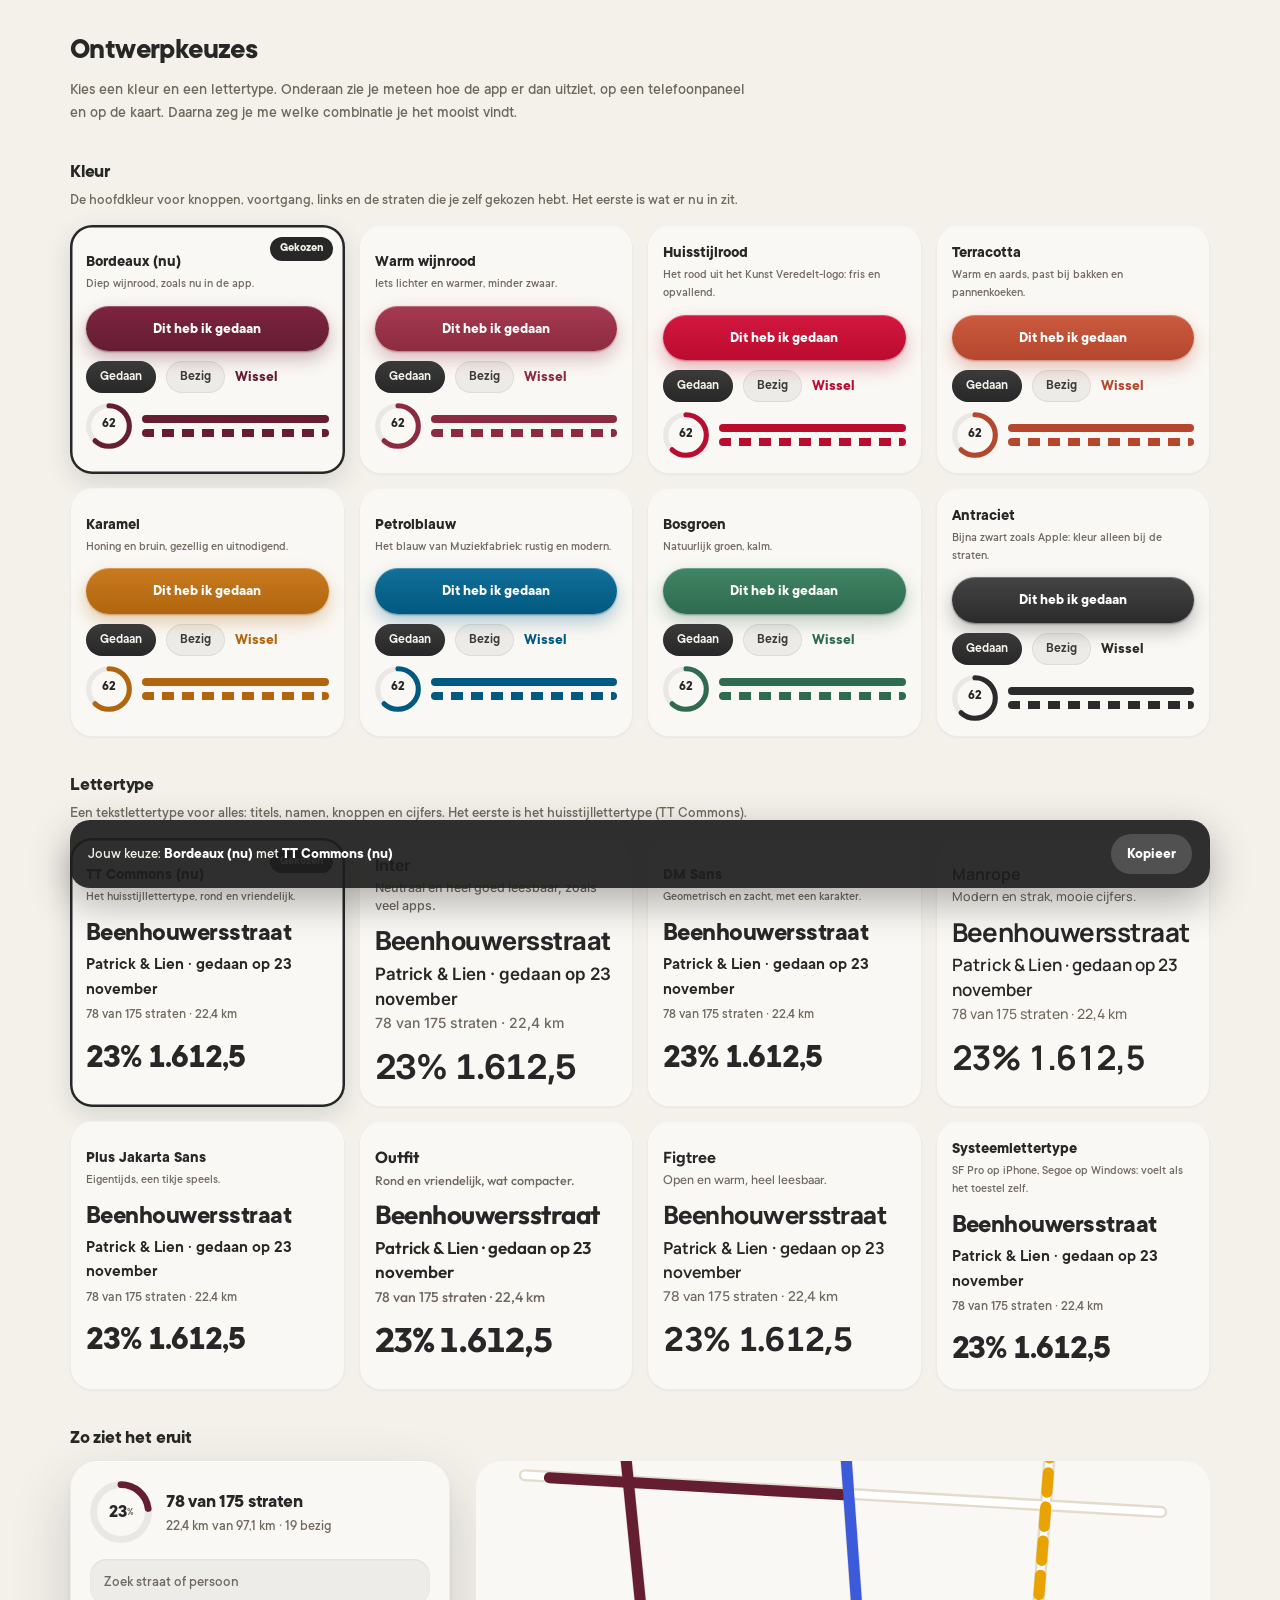
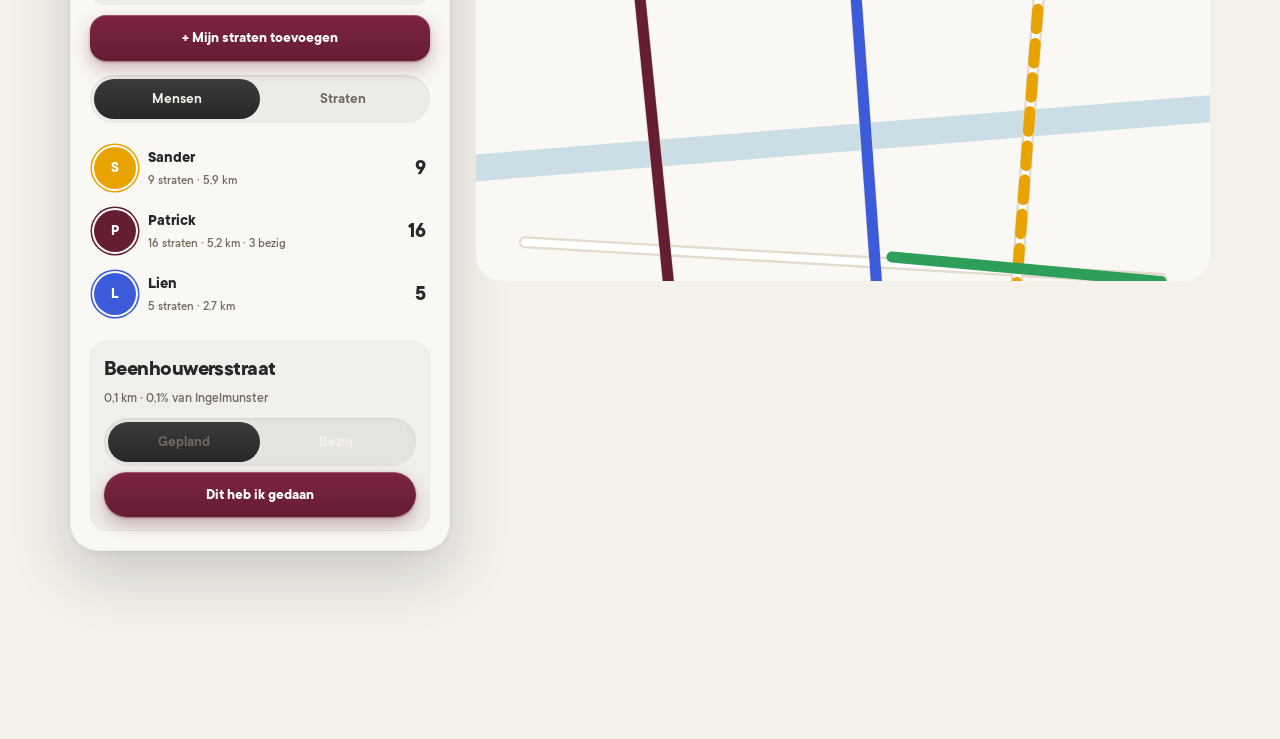
<file: ontwerp.html>
<!doctype html>
<html lang="nl">
<head>
<meta charset="utf-8">
<meta name="viewport" content="width=device-width, initial-scale=1">
<meta name="robots" content="noindex">
<title>Ontwerpkeuzes · Pannenkoekenverkoop</title>
<link rel="preconnect" href="https://fonts.googleapis.com"><link rel="preconnect" href="https://fonts.gstatic.com" crossorigin>
<link href="https://fonts.googleapis.com/css2?family=DM+Sans:wght@500;600;700&family=Figtree:wght@500;600;700&family=Inter:wght@500;600;700&family=Manrope:wght@500;600;700;800&family=Outfit:wght@500;600;700&family=Plus+Jakarta+Sans:wght@500;600;700;800&display=swap" rel="stylesheet">
<style>
@font-face{font-family:"TT Commons";font-weight:500;src:url(assets/fonts/ttc-500.woff2) format("woff2")}
@font-face{font-family:"TT Commons";font-weight:600;src:url(assets/fonts/ttc-600.woff2) format("woff2")}
@font-face{font-family:"TT Commons";font-weight:700;src:url(assets/fonts/ttc-700.woff2) format("woff2")}
:root{--bone:#F4F1EB;--pagina:#FAF8F4;--kaart:#EFEAE1;--lijn:#D5CCBF;--donker:#272727;--tekst:#3c3c3b;--zacht:#6f695d;
  --a:#651D32;--a2:#7d2442;--a3:#4f1626;--ink:#fff;--font:"TT Commons",system-ui,sans-serif}
*{box-sizing:border-box}
body{margin:0;background:var(--bone);color:var(--tekst);font:500 15px/1.45 "TT Commons",system-ui,sans-serif;-webkit-font-smoothing:antialiased}
.wrap{max-width:1180px;margin:0 auto;padding:28px 20px 90px}
h1{font-size:30px;letter-spacing:-.02em;margin:0 0 6px;color:var(--donker)}
.lead{color:var(--zacht);max-width:680px;margin:0 0 26px;font-size:16px}
h2{font-size:19px;margin:34px 0 4px;color:var(--donker);letter-spacing:-.01em}
.sub{margin:0 0 14px;color:var(--zacht)}
.grid{display:grid;gap:14px}
.colors{grid-template-columns:repeat(auto-fill,minmax(250px,1fr))}
.fonts{grid-template-columns:repeat(auto-fill,minmax(250px,1fr))}
.opt{background:var(--pagina);border-radius:22px;padding:16px;border:0;text-align:left;cursor:pointer;box-shadow:inset 0 0 0 1px rgba(39,39,39,.06),inset 0 1px 0 #fff,0 1px 2px rgba(39,39,39,.05);position:relative;transition:transform .35s cubic-bezier(.34,1.56,.64,1),box-shadow .2s;color:inherit;font:inherit}
.opt:hover{transform:translateY(-2px)}
.opt[aria-pressed=true]{box-shadow:inset 0 0 0 2.5px var(--donker),0 8px 24px rgba(39,39,39,.14)}
.opt[aria-pressed=true]::after{content:"Gekozen";position:absolute;right:12px;top:12px;background:var(--donker);color:var(--bone);font-size:12px;font-weight:700;padding:3px 10px;border-radius:99px}
.opt b{display:block;font-size:16px;color:var(--donker);margin-bottom:2px}
.opt small{color:var(--zacht);display:block;margin-bottom:12px}
.mini{display:flex;flex-direction:column;gap:10px}
.btn{display:block;text-align:center;padding:12px 18px;border-radius:99px;color:var(--ink);font-weight:700;font-size:15px;background:linear-gradient(180deg,var(--c2),var(--c1));box-shadow:inset 0 1px 0 rgba(255,255,255,.24),0 1px 2px var(--c3),0 8px 18px color-mix(in srgb,var(--c1) 30%,transparent)}
.row{display:flex;align-items:center;gap:10px}
.chip{padding:6px 14px;border-radius:99px;font-weight:600;font-size:13.5px;background:rgba(39,39,39,.06);box-shadow:inset 0 0 0 1px rgba(39,39,39,.07);color:var(--tekst)}
.chip.on{background:linear-gradient(180deg,#3b3b3b,#272727);color:var(--bone)}
.ring{width:46px;height:46px;flex:none;position:relative}
.ring svg{width:100%;height:100%;transform:rotate(-90deg)}
.ring circle{fill:none;stroke-width:4;stroke-linecap:round}
.ring b{position:absolute;inset:0;display:flex;align-items:center;justify-content:center;font-size:13px;color:var(--donker)}
.lnk{color:var(--c1);font-weight:700}
.line{height:8px;border-radius:9px;background:var(--c1)}
.line.d{background:repeating-linear-gradient(90deg,var(--c1) 0 12px,transparent 12px 20px)}
.swatch{display:flex;gap:6px}.swatch i{width:26px;height:26px;border-radius:50%;box-shadow:inset 0 0 0 1px rgba(0,0,0,.08)}
/* lettertype-kaarten */
.fsample{font-family:var(--ff)}
.fsample .big{font-size:26px;font-weight:700;letter-spacing:-.02em;color:var(--donker);line-height:1.1}
.fsample .mid{font-size:17px;font-weight:600;color:var(--donker);margin-top:6px}
.fsample .small{font-size:14px;color:var(--zacht);margin-top:2px}
.fsample .num{font-size:34px;font-weight:700;letter-spacing:-.03em;color:var(--donker);margin-top:8px;font-variant-numeric:tabular-nums}
/* groot voorbeeld */
.stage{display:grid;grid-template-columns:minmax(300px,380px) 1fr;gap:26px;align-items:start;margin-top:10px}
@media(max-width:820px){.stage{grid-template-columns:1fr}}
.panel{font-family:var(--font);background:rgba(251,249,245,.9);border-radius:28px;padding:20px;box-shadow:inset 0 1px 0 #fff,inset 0 0 0 1px rgba(39,39,39,.055),0 2px 4px rgba(39,39,39,.05),0 24px 60px rgba(39,39,39,.2)}
.panel .sum{display:flex;align-items:center;gap:14px}
.panel .ring{width:62px;height:62px}.panel .ring b{font-size:18px}
.panel .t b{display:block;font-size:19px;font-weight:700;color:var(--donker);letter-spacing:-.015em}.panel .t span{color:var(--zacht);font-size:14.5px}
.search{margin:16px 0 10px;padding:12px 14px;border-radius:16px;background:rgba(39,39,39,.055);box-shadow:inset 0 1px 2px rgba(39,39,39,.07);color:var(--zacht)}
.seg{display:grid;grid-template-columns:1fr 1fr;background:rgba(39,39,39,.06);border-radius:99px;padding:4px;margin:14px 0;position:relative;box-shadow:inset 0 1px 2px rgba(39,39,39,.08)}
.seg span{padding:9px 0;text-align:center;font-weight:600;color:var(--zacht);position:relative;z-index:1}
.seg span.on{color:var(--bone)}.seg::before{content:"";position:absolute;left:4px;top:4px;bottom:4px;width:calc(50% - 4px);border-radius:99px;background:linear-gradient(180deg,#3b3b3b,#272727)}
.person{display:flex;align-items:center;gap:12px;padding:9px 4px}
.av{width:42px;height:42px;border-radius:50%;background:var(--x);color:#fff;display:flex;align-items:center;justify-content:center;font-weight:700;box-shadow:0 0 0 2px #fff,0 0 0 3.5px var(--x)}
.person .n{flex:1}.person .n b{display:block;color:var(--donker);font-size:16px}.person .n span{color:var(--zacht);font-size:13px}.person .c{font-size:21px;font-weight:700;color:var(--donker)}
.card{margin-top:14px;padding:14px;border-radius:18px;background:rgba(39,39,39,.04);box-shadow:inset 0 0 0 1px rgba(39,39,39,.04),inset 0 1px 0 rgba(255,255,255,.6)}
.card h4{margin:0 0 2px;font-size:22px;letter-spacing:-.025em;color:var(--donker)}
.map{border-radius:26px;min-height:420px;background:#FAF8F4;position:relative;overflow:hidden;box-shadow:inset 0 0 0 1px rgba(39,39,39,.06)}
.map svg{position:absolute;inset:0;width:100%;height:100%}
.pick{position:sticky;bottom:12px;margin-top:30px;background:rgba(30,30,30,.92);color:var(--bone);border-radius:20px;padding:14px 18px;display:flex;gap:14px;align-items:center;flex-wrap:wrap;box-shadow:0 14px 40px rgba(0,0,0,.3)}
.pick b{color:#fff}.pick button{margin-left:auto;background:rgba(255,255,255,.16);color:#fff;border:0;border-radius:99px;padding:9px 16px;font:inherit;font-weight:700;cursor:pointer}
</style>
</head>
<body>
<div class="wrap">
  <h1>Ontwerpkeuzes</h1>
  <p class="lead">Kies een kleur en een lettertype. Onderaan zie je meteen hoe de app er dan uitziet, op een telefoonpaneel en op de kaart. Daarna zeg je me welke combinatie je het mooist vindt.</p>

  <h2>Kleur</h2><p class="sub">De hoofdkleur voor knoppen, voortgang, links en de straten die je zelf gekozen hebt. Het eerste is wat er nu in zit.</p>
  <div class="grid colors" id="colors"></div>

  <h2>Lettertype</h2><p class="sub">Een tekstlettertype voor alles: titels, namen, knoppen en cijfers. Het eerste is het huisstijllettertype (TT Commons).</p>
  <div class="grid fonts" id="fonts"></div>

  <h2>Zo ziet het eruit</h2>
  <div class="stage" id="stage">
    <div class="panel" id="panel">
      <div class="sum"><div class="ring"><svg viewBox="0 0 36 36"><circle cx="18" cy="18" r="15.9" stroke="rgba(39,39,39,.08)"/><circle cx="18" cy="18" r="15.9" pathLength="100" stroke="var(--c1)" stroke-dasharray="23 100"/></svg><b>23<small style="font-size:10px;color:var(--zacht)">%</small></b></div>
        <div class="t"><b>78 van 175 straten</b><span>22,4 km van 97,1 km · 19 bezig</span></div></div>
      <div class="search">Zoek straat of persoon</div>
      <div class="btn" style="border-radius:16px;margin-bottom:4px">+ Mijn straten toevoegen</div>
      <div class="seg"><span class="on">Mensen</span><span>Straten</span></div>
      <div class="person"><div class="av" style="--x:#E8A300">S</div><div class="n"><b>Sander</b><span>9 straten · 5,9 km</span></div><div class="c">9</div></div>
      <div class="person"><div class="av" style="--x:var(--c1)">P</div><div class="n"><b>Patrick</b><span>16 straten · 5,2 km · 3 bezig</span></div><div class="c">16</div></div>
      <div class="person"><div class="av" style="--x:#3B5BDB">L</div><div class="n"><b>Lien</b><span>5 straten · 2,7 km</span></div><div class="c">5</div></div>
      <div class="card"><h4>Beenhouwersstraat</h4><div style="color:var(--zacht);font-size:14px;margin-bottom:10px">0,1 km · 0,1% van Ingelmunster</div>
        <div class="seg" style="margin:6px 0"><span>Gepland</span><span class="on">Bezig</span></div>
        <div class="btn">Dit heb ik gedaan</div></div>
    </div>
    <div class="map"><svg viewBox="0 0 600 440" preserveAspectRatio="xMidYMid slice"><rect width="600" height="440" fill="#FAF8F4"/>
      <path d="M-10 300 L610 250" stroke="#CBDDE5" stroke-width="22" fill="none"/>
      <g stroke="#E3DBCC" stroke-width="10" fill="none" stroke-linecap="round"><path d="M40 60 L560 90"/><path d="M120 20 L160 420"/><path d="M300 10 L330 430"/><path d="M470 30 L440 420"/><path d="M40 360 L560 390"/></g>
      <g stroke="#fff" stroke-width="6" fill="none" stroke-linecap="round"><path d="M40 60 L560 90"/><path d="M120 20 L160 420"/><path d="M300 10 L330 430"/><path d="M470 30 L440 420"/><path d="M40 360 L560 390"/></g>
      <g stroke="var(--c1)" stroke-width="9" fill="none" stroke-linecap="round"><path d="M120 20 L160 420"/><path d="M60 62 L300 76"/></g>
      <g stroke="#3B5BDB" stroke-width="9" fill="none" stroke-linecap="round"><path d="M300 10 L330 430"/></g>
      <g stroke="#E8A300" stroke-width="9" fill="none" stroke-linecap="round" stroke-dasharray="16 12"><path d="M470 30 L440 420"/></g>
      <g stroke="#2E9E5B" stroke-width="9" fill="none" stroke-linecap="round"><path d="M340 372 L560 392"/></g></svg>
      <div style="position:absolute;left:36px;top:178px" class="av"><span style="--x:var(--c1)"></span></div>
    </div>
  </div>

  <div class="pick" id="pick"><span>Jouw keuze: <b id="pc">–</b> met <b id="pf">–</b></span><button id="copy">Kopieer</button></div>
</div>
<script>
const COLORS = [
  ['Bordeaux (nu)', '#651D32', '#7d2442', 'Diep wijnrood, zoals nu in de app.'],
  ['Warm wijnrood', '#8C2B40', '#a53a51', 'Iets lichter en warmer, minder zwaar.'],
  ['Huisstijlrood', '#BA0C2F', '#d3173f', 'Het rood uit het Kunst Veredelt-logo: fris en opvallend.'],
  ['Terracotta', '#B4472D', '#cb5a3f', 'Warm en aards, past bij bakken en pannenkoeken.'],
  ['Karamel', '#B0650E', '#c97a1f', 'Honing en bruin, gezellig en uitnodigend.'],
  ['Petrolblauw', '#005980', '#12709a', 'Het blauw van Muziekfabriek: rustig en modern.'],
  ['Bosgroen', '#2F6B4F', '#3f8564', 'Natuurlijk groen, kalm.'],
  ['Antraciet', '#2B2B2B', '#444444', 'Bijna zwart zoals Apple: kleur alleen bij de straten.'],
];
const FONTS = [
  ['TT Commons (nu)', '"TT Commons",system-ui,sans-serif', 'Het huisstijllettertype, rond en vriendelijk.'],
  ['Inter', 'Inter,system-ui,sans-serif', 'Neutraal en heel goed leesbaar, zoals veel apps.'],
  ['DM Sans', '"DM Sans",system-ui,sans-serif', 'Geometrisch en zacht, met een karakter.'],
  ['Manrope', 'Manrope,system-ui,sans-serif', 'Modern en strak, mooie cijfers.'],
  ['Plus Jakarta Sans', '"Plus Jakarta Sans",system-ui,sans-serif', 'Eigentijds, een tikje speels.'],
  ['Outfit', 'Outfit,system-ui,sans-serif', 'Rond en vriendelijk, wat compacter.'],
  ['Figtree', 'Figtree,system-ui,sans-serif', 'Open en warm, heel leesbaar.'],
  ['Systeemlettertype', 'ui-sans-serif,-apple-system,"SF Pro Text","Segoe UI",system-ui,sans-serif', 'SF Pro op iPhone, Segoe op Windows: voelt als het toestel zelf.'],
];
let ci = 0, fi = 0;
const $ = id => document.getElementById(id);
function mini(c) { return `<div class="mini" style="--c1:${c[1]};--c2:${c[2]};--c3:${c[1]}88"><div class="btn">Dit heb ik gedaan</div><div class="row"><span class="chip on">Gedaan</span><span class="chip">Bezig</span><span class="lnk">Wissel</span></div><div class="row"><div class="ring"><svg viewBox="0 0 36 36"><circle cx="18" cy="18" r="15.9" stroke="rgba(39,39,39,.08)"/><circle cx="18" cy="18" r="15.9" pathLength="100" stroke="${c[1]}" stroke-dasharray="62 100"/></svg><b>62</b></div><div style="flex:1;display:flex;flex-direction:column;gap:6px"><div class="line"></div><div class="line d"></div></div></div></div>`; }
$('colors').innerHTML = COLORS.map((c, i) => `<button class="opt" data-c="${i}" aria-pressed="${i === ci}"><b>${c[0]}</b><small>${c[3]}</small>${mini(c)}</button>`).join('');
$('fonts').innerHTML = FONTS.map((f, i) => `<button class="opt fsample" data-f="${i}" style="--ff:${f[1]}" aria-pressed="${i === fi}"><b style="font-family:${f[1]}">${f[0]}</b><small style="font-family:${f[1]}">${f[2]}</small><div class="big">Beenhouwersstraat</div><div class="mid">Patrick &amp; Lien · gedaan op 23 november</div><div class="small">78 van 175 straten · 22,4 km</div><div class="num">23% 1.612,5</div></button>`).join('');
function apply() {
  const c = COLORS[ci], f = FONTS[fi], r = document.documentElement.style;
  r.setProperty('--c1', c[1]); r.setProperty('--c2', c[2]); r.setProperty('--c3', c[1] + '88'); r.setProperty('--font', f[1]);
  $('stage').style.cssText = `--c1:${c[1]};--c2:${c[2]};--c3:${c[1]}88`;
  $('panel').style.fontFamily = f[1];
  $('pc').textContent = c[0]; $('pf').textContent = f[0];
  document.querySelectorAll('[data-c]').forEach(b => b.setAttribute('aria-pressed', +b.dataset.c === ci));
  document.querySelectorAll('[data-f]').forEach(b => b.setAttribute('aria-pressed', +b.dataset.f === fi));
}
document.addEventListener('click', e => { const b = e.target.closest('.opt'); if (b) { if (b.dataset.c != null) ci = +b.dataset.c; if (b.dataset.f != null) fi = +b.dataset.f; apply(); } });
$('copy').onclick = () => { const t = `Kleur: ${COLORS[ci][0]} (${COLORS[ci][1]}), lettertype: ${FONTS[fi][0]}`; navigator.clipboard?.writeText(t); $('copy').textContent = 'Gekopieerd'; setTimeout(() => $('copy').textContent = 'Kopieer', 1500); };
apply();
</script>
</body>
</html>
</file>
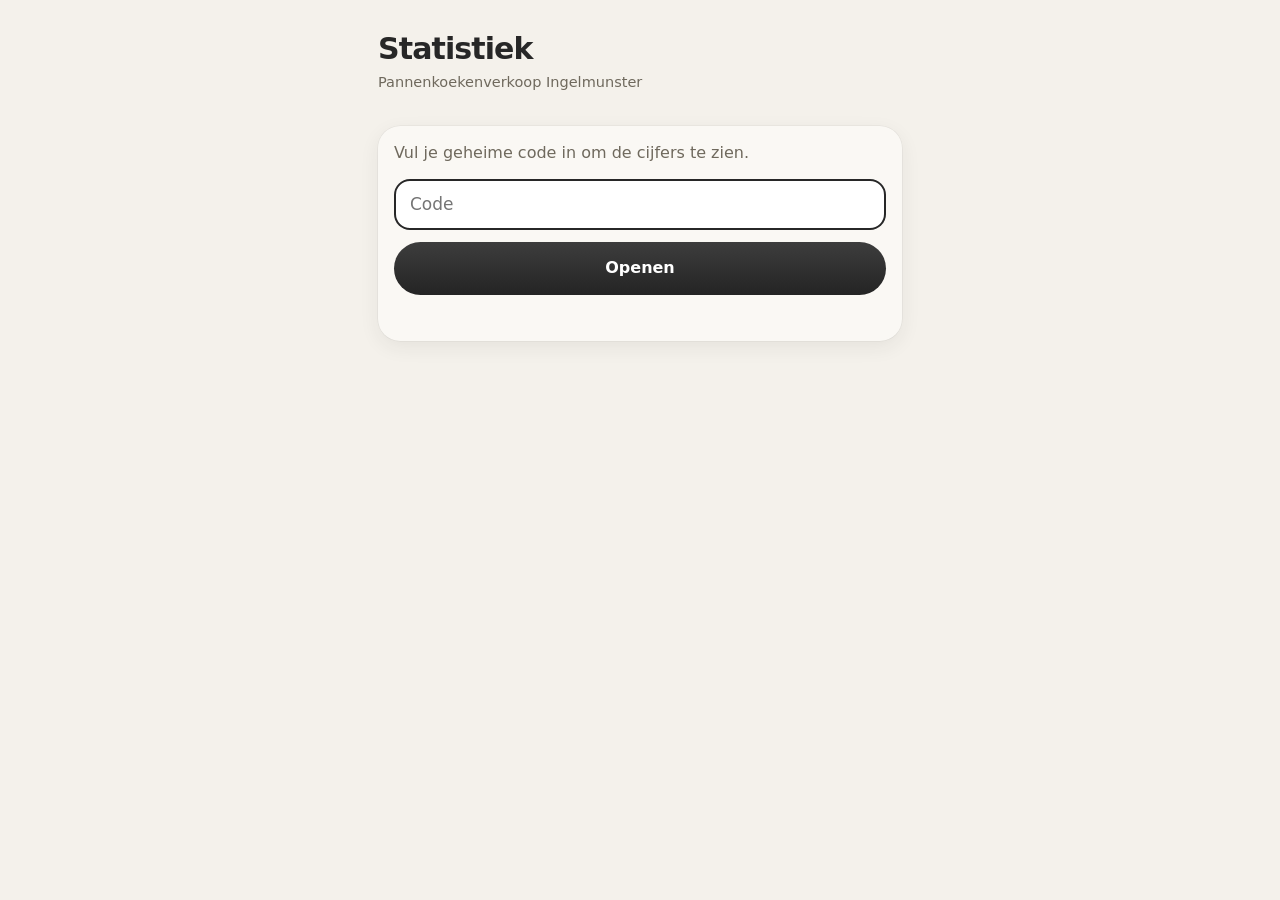
<file: statistiek.html>
<!doctype html>
<html lang="nl">
<head>
<meta charset="utf-8">
<meta name="viewport" content="width=device-width, initial-scale=1, viewport-fit=cover">
<meta name="robots" content="noindex,nofollow">
<meta name="theme-color" content="#F4F1EB">
<title>Statistiek</title>
<link rel="icon" href="assets/icon-192.png">
<link rel="manifest" href="manifest-statistiek.webmanifest">
<link rel="apple-touch-icon" href="assets/apple-touch-icon.png">
<meta name="apple-mobile-web-app-capable" content="yes">
<meta name="apple-mobile-web-app-title" content="Statistiek">
<style>
:root{--bone:#F4F1EB;--pagina:#FAF8F4;--kaart:#EFEAE1;--donker:#272727;--zacht:#6f695d;--lijn:#D5CCBF;--font:-apple-system,BlinkMacSystemFont,"SF Pro Text","Segoe UI",Roboto,system-ui,sans-serif}
*{box-sizing:border-box;-webkit-tap-highlight-color:transparent}
html,body{margin:0;background:var(--bone);color:var(--donker);font:500 16px/1.4 var(--font);-webkit-font-smoothing:antialiased}
main{max-width:560px;margin:0 auto;padding:calc(env(safe-area-inset-top) + 28px) 18px calc(env(safe-area-inset-bottom) + 40px)}
h1{margin:0;font-size:30px;letter-spacing:-.03em}.sub{color:var(--zacht);font-size:14.5px;margin-top:2px}
button{font:inherit;border:0;background:none;color:inherit;cursor:pointer;padding:0}
.card{background:var(--pagina);border-radius:22px;padding:16px;box-shadow:0 0 0 .5px rgba(39,39,39,.08),0 6px 20px rgba(39,39,39,.07)}
.login{margin-top:34px}.login p{color:var(--zacht);margin:0 0 14px}
input{width:100%;font:inherit;font-size:17px;padding:14px 16px;border:0;border-radius:16px;background:#fff;box-shadow:inset 0 0 0 1.5px var(--lijn);color:var(--donker);outline:none}
input:focus{box-shadow:inset 0 0 0 2px var(--donker)}
.btn{display:flex;justify-content:center;width:100%;margin-top:12px;padding:15px;border-radius:99px;background:linear-gradient(180deg,#3d3d3d,#242424);color:#fff;font-weight:700;font-size:16px}
.err{color:#b3261e;font-size:14px;margin-top:10px;min-height:20px}
.grid{display:grid;grid-template-columns:1fr 1fr;gap:10px;margin:22px 0 14px}
.t{background:var(--pagina);border-radius:20px;padding:14px 16px;box-shadow:0 0 0 .5px rgba(39,39,39,.08)}
.t b{display:block;font-size:34px;letter-spacing:-.03em;line-height:1.1;font-variant-numeric:tabular-nums}.t span{font-size:13.5px;color:var(--zacht)}
h2{margin:22px 4px 8px;font-size:13.5px;font-weight:700;color:var(--zacht)}
.chart{display:flex;align-items:flex-end;gap:3px;height:120px;padding:4px 2px 0}
.chart i{flex:1;min-width:0;background:var(--donker);border-radius:4px 4px 1px 1px;opacity:.85;position:relative}
.chart i.leeg{background:var(--lijn);height:3px!important}
.ax{display:flex;justify-content:space-between;font-size:12px;color:var(--zacht);margin-top:6px;padding:0 2px}
table{width:100%;border-collapse:collapse;font-size:15px;font-variant-numeric:tabular-nums}td{padding:9px 4px;border-top:1px solid var(--kaart)}tr:first-child td{border-top:0}td:nth-child(n+2){text-align:right}
.seg2{display:grid;grid-template-columns:1fr 1fr;background:rgba(39,39,39,.07);border-radius:99px;padding:3px;margin:0 0 10px}.seg2 button{padding:7px 0;border-radius:99px;font-weight:600;font-size:14px;color:var(--zacht)}.seg2 button[aria-selected=true]{background:var(--pagina);color:var(--donker);box-shadow:0 1px 3px rgba(39,39,39,.2)}
.chart.t i{min-width:0}.chart.t i.leeg{height:2px!important}
.hint{color:var(--zacht);font-size:13.5px;padding:6px 4px}
.foot{display:flex;justify-content:space-between;align-items:center;margin-top:18px;font-size:13.5px;color:var(--zacht)}
.link{text-decoration:underline;text-underline-offset:3px}
</style>
</head>
<body>
<main id="m"></main>
<script src="config.js"></script>
<script>
const cfg = window.PANNENKOEK_CONFIG || {}, $ = id => document.getElementById(id), KEY = 'pb-stat-code';
const esc = t => String(t).replace(/[&<>"]/g, c => ({ '&': '&amp;', '<': '&lt;', '>': '&gt;', '"': '&quot;' }[c]));
let code = ''; try { code = localStorage.getItem(KEY) || ''; } catch {}
async function haal(c) {
  const r = await fetch(cfg.SUPABASE_URL + '/rest/v1/rpc/app_stats', { method: 'POST', headers: { apikey: cfg.SUPABASE_ANON_KEY, Authorization: 'Bearer ' + cfg.SUPABASE_ANON_KEY, 'Content-Type': 'application/json' }, body: JSON.stringify({ code: c }) });
  if (r.status === 401 || r.status === 403 || r.status === 400) throw new Error('Die code klopt niet.');
  if (r.status === 404) throw new Error('Het statistiekscherm is nog niet ingesteld. Voer supabase-statistiek-app.sql uit.');
  if (!r.ok) throw new Error('Ophalen mislukt (' + r.status + ').');
  return r.json();
}
function login(fout) {
  $('m').innerHTML = `<h1>Statistiek</h1><div class="sub">Pannenkoekenverkoop Ingelmunster</div>
    <div class="card login"><p>Vul je geheime code in om de cijfers te zien.</p><input id="c" type="password" autocomplete="current-password" placeholder="Code" enterkeyhint="go"><button class="btn" id="go">Openen</button><div class="err" id="e">${esc(fout || '')}</div></div>`;
  const go = async () => { const c = $('c').value.trim(); if (!c) return $('c').focus(); $('go').textContent = 'Even kijken…'; try { const d = await haal(c); code = c; try { localStorage.setItem(KEY, c); } catch {} toon(d); } catch (e) { login(e.message); } };
  $('go').onclick = go; $('c').onkeydown = e => { if (e.key === 'Enter') go(); }; $('c').focus();
}
const NAAM = { scherm_kaart: 'Kaart bekeken', scherm_feed: 'Feed bekeken', scherm_rang: 'Cijfers bekeken', scherm_ik: 'Ik-scherm bekeken', straat_aangeduid: 'Straat aangeduid', bericht_geplaatst: 'Bericht geplaatst', profielfoto_gewijzigd: 'Profielfoto gewijzigd', figuur_gekozen: 'Figuur gekozen', functie_gekozen: 'Functie gekozen', functie_weggehaald: 'Functie weggehaald', welkom_getoond: 'Welkomstscherm getoond', welkom_doe_mee: 'Welkom: Ik doe mee', welkom_rondkijken: 'Welkom: eerst rondkijken', rondleiding_start: 'Rondleiding gestart', rondleiding_klaar: 'Rondleiding afgemaakt', rondleiding_overslaan: 'Rondleiding overgeslagen', verkopen_open: 'Wil je ook verkopen? geopend', verkopen_bel: 'Verkopen: Bel getikt', verkopen_whatsapp: 'Verkopen: WhatsApp getikt', installeer_tik: 'Installeren getikt' };
let grain = 'kw';
const sv = t => new Date(t).toLocaleString('sv-SE', { timeZone: 'Europe/Brussels' }).slice(0, 16).replace(' ', 'T');
function dagdeel(d) {
  const kw = grain === 'kw', src = (kw ? d.kwartieren : d.uren), step = kw ? 9e5 : 36e5, n = kw ? 96 : 72;
  if (!src) return `<h2>Per uur en kwartier</h2><div class="card"><div class="hint">Voer <b>supabase-statistiek-uren.sql</b> uit in Supabase om dit te zien.</div></div>`;
  const m = new Map(src.map(x => [x.t, x])), end = Math.floor(Date.now() / step) * step, rows = [];
  for (let i = n - 1; i >= 0; i--) { const t = sv(end - i * step), r = m.get(t); rows.push({ t, v: r ? r.toestellen : 0, a: r ? r.acties : 0 }); }
  const max = Math.max(1, ...rows.map(x => x.v)), tot = rows.reduce((a, x) => a + x.a, 0), piek = rows.reduce((b, x) => x.v > b.v ? x : b, rows[0]);
  const lab = t => t.slice(11, 16), dd = t => t.slice(8, 10) + '/' + t.slice(5, 7);
  const ticks = kw ? [0, 24, 48, 72, 95] : [0, 24, 48, 71];
  return `<h2>Per uur en per kwartier</h2><div class="seg2"><button data-g="kw" aria-selected="${kw}">Kwartier · 24 uur</button><button data-g="uur" aria-selected="${!kw}">Uur · 3 dagen</button></div>
    <div class="card"><div class="chart t">${rows.map(x => `<i class="${x.v ? '' : 'leeg'}" style="height:${x.v ? Math.max(5, x.v / max * 100) : 2}%" title="${esc(dd(x.t) + ' ' + lab(x.t))}: ${x.v} ${x.v === 1 ? 'toestel' : 'toestellen'}, ${x.a} acties"></i>`).join('')}</div>
    <div class="ax">${ticks.map(i => `<span>${kw ? lab(rows[i].t) : dd(rows[i].t) + ' ' + lab(rows[i].t)}</span>`).join('')}</div>
    <div class="hint" style="margin-top:8px">${tot ? `Piek: ${piek.v} ${piek.v === 1 ? 'toestel' : 'toestellen'} om ${esc(dd(piek.t))} ${esc(lab(piek.t))} · ${tot} acties in totaal` : 'Nog geen activiteit in deze periode.'}</div></div>`;
}
const dag = d => { const x = new Date(d + 'T12:00:00'); return x.toLocaleDateString('nl-BE', { weekday: 'short', day: 'numeric', month: 'short' }); };
function toon(d) {
  const dagen = d.dagen || [], map = new Map(dagen.map(x => [x.dag, x])), rij = [];
  for (let i = 29; i >= 0; i--) { const t = new Date(Date.now() - i * 864e5), k = t.toLocaleDateString('sv-SE', { timeZone: 'Europe/Brussels' }); rij.push({ dag: k, toestellen: map.get(k)?.toestellen || 0, keren: map.get(k)?.keren || 0 }); }
  const max = Math.max(1, ...rij.map(x => x.toestellen));
  $('m').innerHTML = `<h1>Statistiek</h1><div class="sub">Pannenkoekenverkoop Ingelmunster</div>
    <div class="grid"><div class="t"><b>${d.toestellen}</b><span>toestellen in totaal</span></div><div class="t"><b>${d.vandaag}</b><span>vandaag</span></div><div class="t"><b>${d.zeven_dagen}</b><span>laatste 7 dagen</span></div><div class="t"><b>${d.geinstalleerd}</b><span>op het beginscherm</span></div></div>
    <h2>Toestellen per dag, laatste 30 dagen</h2><div class="card"><div class="chart">${rij.map(x => `<i class="${x.toestellen ? '' : 'leeg'}" style="height:${x.toestellen ? Math.max(6, x.toestellen / max * 100) : 3}%" title="${esc(dag(x.dag))}: ${x.toestellen}"></i>`).join('')}</div><div class="ax"><span>${esc(dag(rij[0].dag))}</span><span>vandaag</span></div></div>
    ${dagdeel(d)}
    <h2>Laatste dagen</h2><div class="card"><table>${rij.slice(-10).reverse().map(x => `<tr><td>${esc(dag(x.dag))}</td><td>${x.toestellen} ${x.toestellen === 1 ? 'toestel' : 'toestellen'}</td><td>${x.keren}× geopend</td></tr>`).join('')}</table></div>
    ${(d.events && d.events.length) ? `<h2>Wat mensen doen, laatste 30 dagen</h2><div class="card"><table>${d.events.map(x => `<tr><td>${esc(NAAM[x.ev] || x.ev)}</td><td>${x.toestellen} ${x.toestellen === 1 ? 'toestel' : 'toestellen'}</td><td>${x.keren}×</td></tr>`).join('')}</table></div>` : ''}
    <div class="foot"><span>${d.keren} keer geopend in totaal</span><span><button class="link" id="ver">Vernieuwen</button> · <button class="link" id="uit">Uitloggen</button></span></div>`;
  document.querySelectorAll('[data-g]').forEach(b => b.onclick = () => { grain = b.dataset.g; toon(d); });
  $('ver').onclick = () => start(); $('uit').onclick = () => { try { localStorage.removeItem(KEY); } catch {} code = ''; login(); };
}
async function start() { if (!code) return login(); try { toon(await haal(code)); } catch (e) { login(e.message); } }
if (!cfg.SUPABASE_URL) $('m').innerHTML = '<h1>Statistiek</h1><div class="sub">De database is niet ingesteld.</div>'; else { start(); setInterval(() => { if (code && !document.hidden) haal(code).then(toon).catch(() => {}); }, 60000); }
</script>
</body>
</html>
</file>
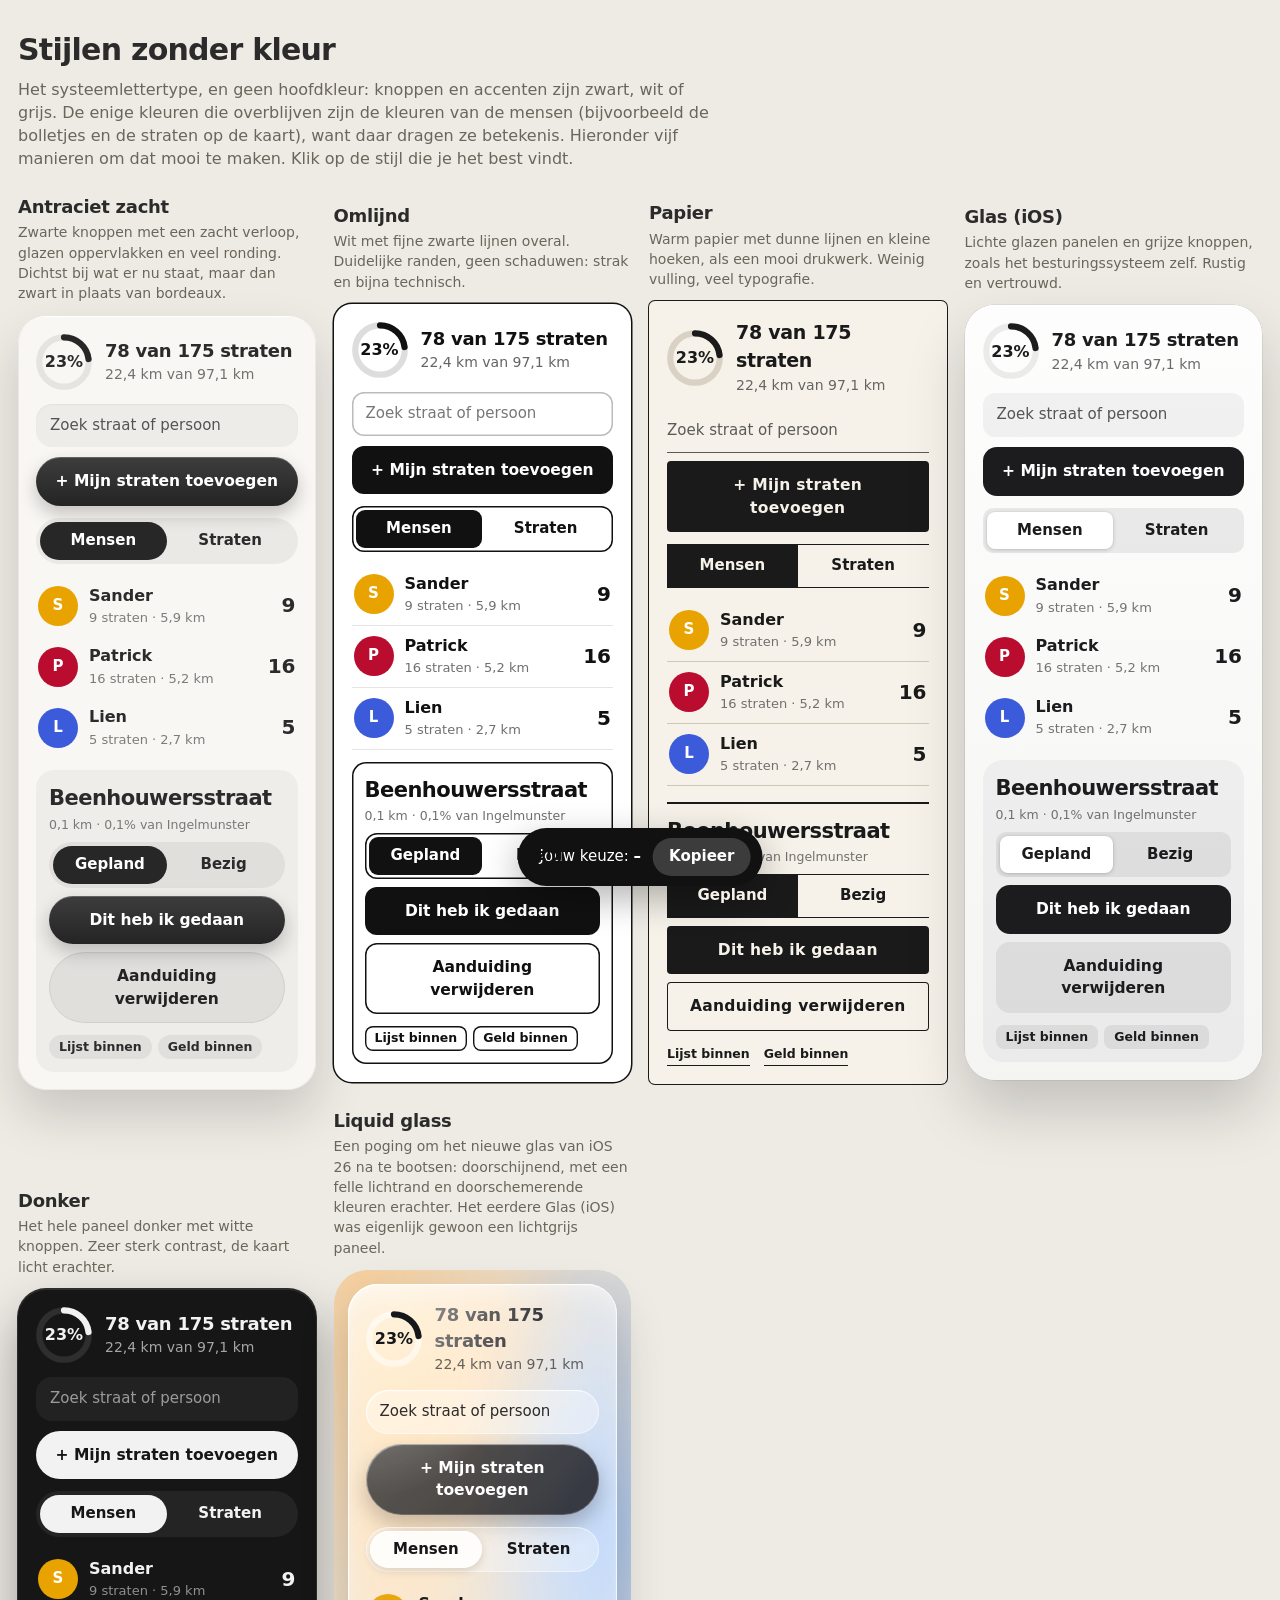
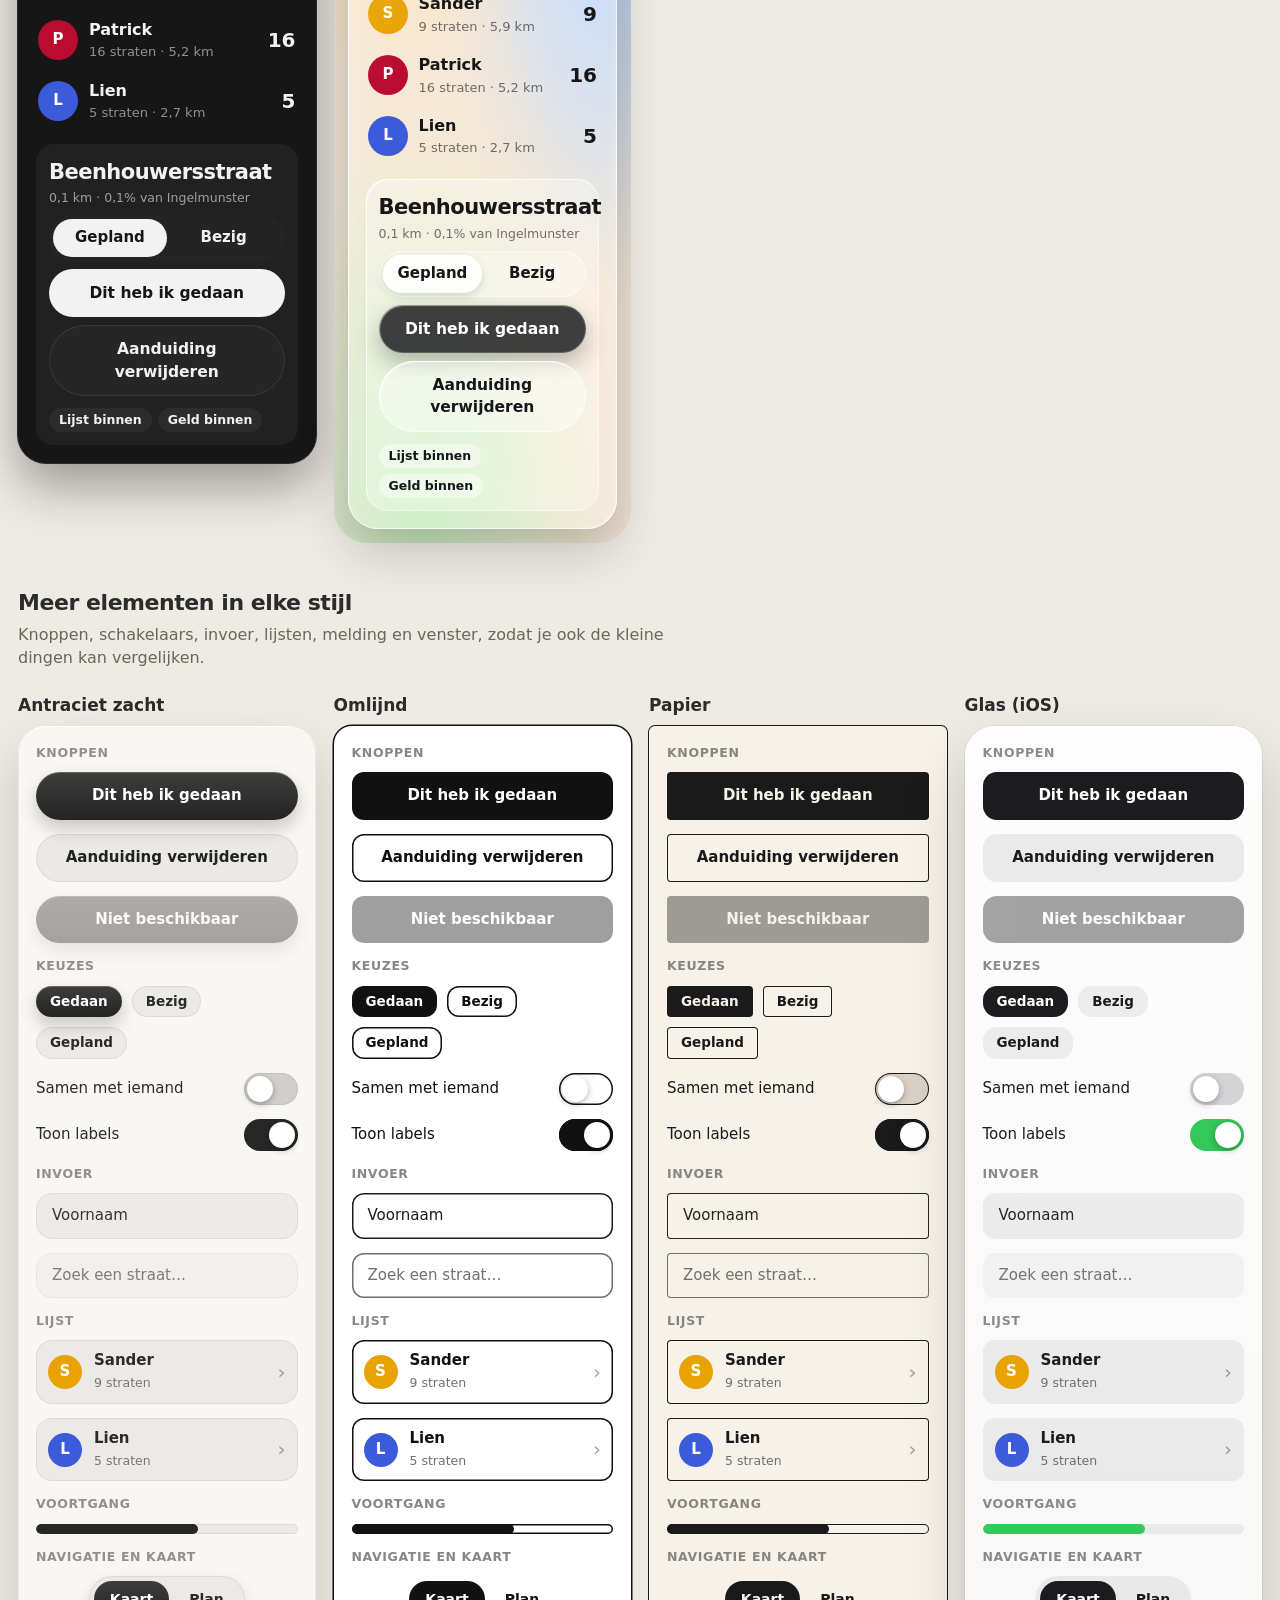
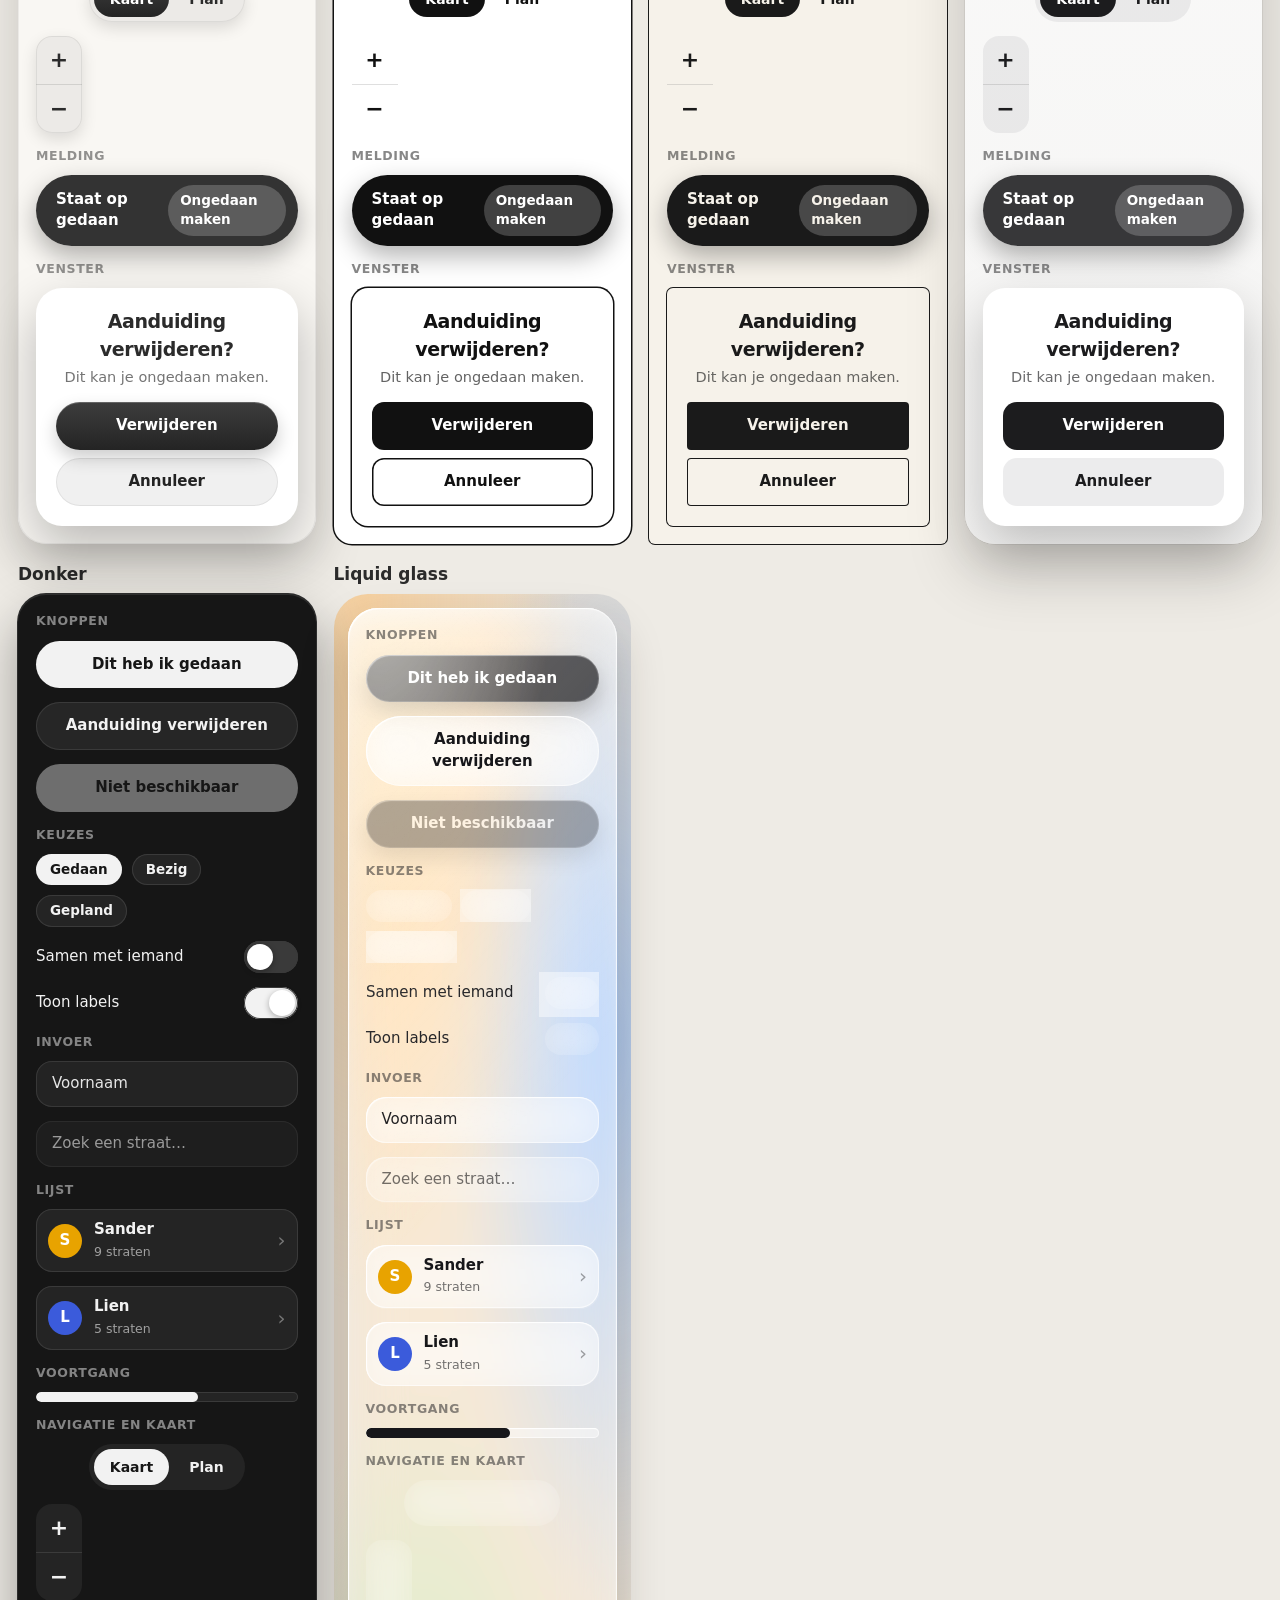
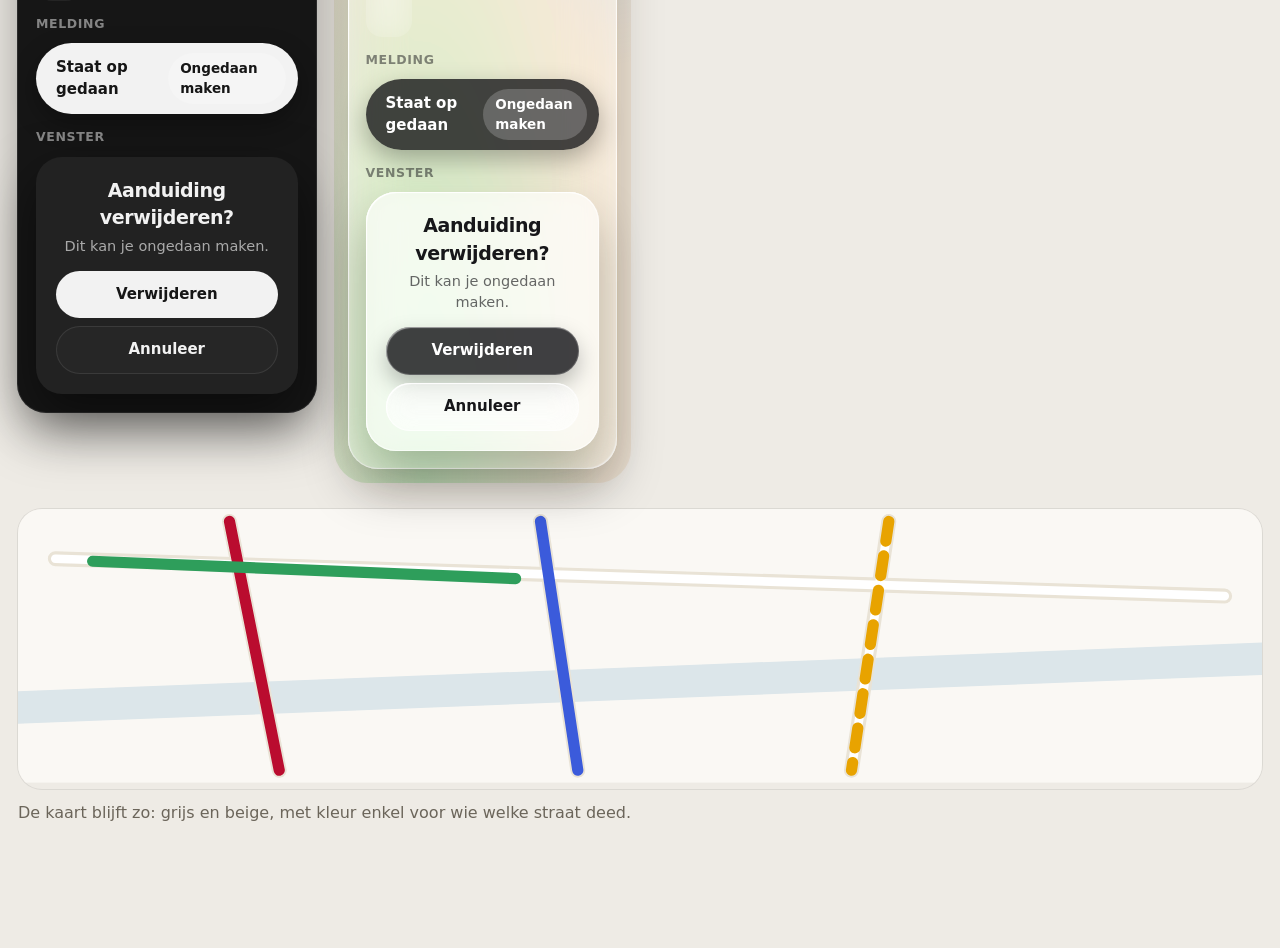
<file: stijlen.html>
<!doctype html>
<html lang="nl">
<head>
<meta charset="utf-8">
<meta name="viewport" content="width=device-width, initial-scale=1">
<meta name="robots" content="noindex">
<title>Stijlen zonder kleur · Pannenkoekenverkoop</title>
<style>
:root{--font:ui-sans-serif,-apple-system,"SF Pro Text","Segoe UI",system-ui,sans-serif}
*{box-sizing:border-box}
body{margin:0;background:#EEEBE5;color:#2b2b2b;font:500 15px/1.45 var(--font);-webkit-font-smoothing:antialiased}
.wrap{max-width:1320px;margin:0 auto;padding:28px 18px 100px}
h1{font-size:30px;letter-spacing:-.025em;margin:0 0 6px}.lead{color:#6b655a;max-width:700px;margin:0 0 24px;font-size:16px}
.grid{display:grid;grid-template-columns:repeat(auto-fit,minmax(285px,1fr));gap:18px}
.card{border:0;background:none;padding:0;text-align:left;cursor:pointer;font:inherit;color:inherit;position:relative}
.card>h2{font-size:18px;margin:0 0 2px;letter-spacing:-.015em}.card>p{margin:0 0 12px;color:#6b655a;font-size:14px;min-height:40px}
.card[aria-pressed=true]::after{content:"Gekozen";position:absolute;right:0;top:0;background:#111;color:#fff;font-size:12px;font-weight:700;padding:3px 11px;border-radius:99px}
.card[aria-pressed=true] .p{outline:3px solid #111;outline-offset:4px}
.p{padding:18px;min-height:560px;position:relative}
.sum{display:flex;align-items:center;gap:13px}
.ring{width:56px;height:56px;position:relative;flex:none}.ring svg{width:100%;height:100%;transform:rotate(-90deg)}.ring circle{fill:none;stroke-width:4;stroke-linecap:round}
.ring b{position:absolute;inset:0;display:flex;align-items:center;justify-content:center;font-size:16px}
.sum .t b{display:block;font-size:18px;letter-spacing:-.015em}.sum .t span{font-size:14px;opacity:.65}
.search{margin:14px 0 10px;padding:11px 14px}
.btn{display:block;text-align:center;padding:13px 16px;font-weight:700;font-size:15.5px;margin:8px 0}
.seg{display:grid;grid-template-columns:1fr 1fr;margin:12px 0;position:relative;padding:4px}
.seg span{padding:8px 0;text-align:center;font-weight:600;position:relative;z-index:1}
.seg::before{content:"";position:absolute;left:4px;top:4px;bottom:4px;width:calc(50% - 4px)}
.person{display:flex;align-items:center;gap:11px;padding:8px 2px}
.av{width:40px;height:40px;border-radius:50%;background:var(--x);color:#fff;display:flex;align-items:center;justify-content:center;font-weight:700;flex:none}
.person .n{flex:1}.person .n b{display:block;font-size:16px}.person .n span{font-size:13px;opacity:.6}.person .c{font-size:20px;font-weight:700}
.street{margin-top:12px;padding:13px}.street h4{margin:0 0 2px;font-size:21px;letter-spacing:-.025em}.street small{opacity:.6;display:block;margin-bottom:8px}
.stat{display:flex;gap:6px;flex-wrap:wrap;margin-top:12px}.stat i{font-style:normal;font-size:12.5px;font-weight:600;padding:3px 10px}
/* ---- stijl 1: antraciet ---- */
.s1{background:rgba(251,249,245,.9);border-radius:28px;color:#2b2b2b;box-shadow:inset 0 1px 0 #fff,inset 0 0 0 1px rgba(0,0,0,.055),0 24px 50px rgba(0,0,0,.16)}
.s1 .ring circle:first-child{stroke:rgba(0,0,0,.08)}.s1 .ring circle:last-child{stroke:#272727}
.s1 .search{background:rgba(0,0,0,.055);border-radius:16px;box-shadow:inset 0 1px 2px rgba(0,0,0,.07);opacity:.8}
.s1 .btn{background:linear-gradient(180deg,#3d3d3d,#242424);color:#fff;border-radius:99px;box-shadow:inset 0 1px 0 rgba(255,255,255,.2),0 8px 18px rgba(0,0,0,.22)}
.s1 .btn.g{background:rgba(0,0,0,.06);color:#222;box-shadow:inset 0 0 0 1px rgba(0,0,0,.07)}
.s1 .seg{background:rgba(0,0,0,.06);border-radius:99px}.s1 .seg::before{background:#272727;border-radius:99px}.s1 .seg .on{color:#fff}
.s1 .street{background:rgba(0,0,0,.04);border-radius:18px}.s1 .stat i{background:rgba(0,0,0,.06);border-radius:99px}
/* ---- stijl 2: omlijnd ---- */
.s2{background:#fff;border-radius:18px;color:#111;box-shadow:0 0 0 1.5px #111}
.s2 .ring circle:first-child{stroke:#ddd}.s2 .ring circle:last-child{stroke:#111}
.s2 .search{border-radius:12px;box-shadow:inset 0 0 0 1.5px #bbb;color:#777}
.s2 .btn{background:#111;color:#fff;border-radius:12px}.s2 .btn.g{background:#fff;color:#111;box-shadow:inset 0 0 0 1.5px #111}
.s2 .seg{border-radius:12px;box-shadow:inset 0 0 0 1.5px #111}.s2 .seg::before{background:#111;border-radius:9px}.s2 .seg .on{color:#fff}
.s2 .street{border-radius:14px;box-shadow:inset 0 0 0 1.5px #111}.s2 .stat i{border-radius:8px;box-shadow:inset 0 0 0 1.4px #111}
.s2 .person{border-bottom:1.5px solid #e5e5e5}
/* ---- stijl 3: papier ---- */
.s3{background:#F6F2EA;border-radius:6px;color:#1a1a1a;box-shadow:0 0 0 1px #1a1a1a}
.s3 .ring circle:first-child{stroke:#d9d2c4}.s3 .ring circle:last-child{stroke:#1a1a1a}
.s3 .sum .t b{font-size:19px}
.s3 .search{border-bottom:1.5px solid #1a1a1a;padding:10px 0;margin:14px 0 8px;opacity:.7}
.s3 .btn{background:#1a1a1a;color:#F6F2EA;border-radius:4px;letter-spacing:.02em}.s3 .btn.g{background:none;color:#1a1a1a;box-shadow:inset 0 0 0 1px #1a1a1a}
.s3 .seg{border-radius:0;border-top:1px solid #1a1a1a;border-bottom:1px solid #1a1a1a;padding:0}.s3 .seg::before{background:#1a1a1a;left:0;top:0;bottom:0;width:50%}.s3 .seg .on{color:#F6F2EA}.s3 .seg span{padding:10px 0}
.s3 .person{border-bottom:1px solid #cfc7b6}.s3 .street{border-top:2px solid #1a1a1a;margin-top:16px;padding:12px 0 0}.s3 .stat i{border-bottom:1px solid #1a1a1a;padding:2px 0;margin-right:8px}
/* ---- stijl 4: glas ---- */
.s4{background:linear-gradient(180deg,rgba(255,255,255,.92),rgba(246,246,246,.86));border-radius:30px;color:#1c1c1e;box-shadow:inset 0 1px 0 #fff,0 0 0 .5px rgba(0,0,0,.12),0 30px 60px rgba(0,0,0,.18)}
.s4 .ring circle:first-child{stroke:rgba(0,0,0,.07)}.s4 .ring circle:last-child{stroke:#1c1c1e}
.s4 .search{background:rgba(120,120,128,.12);border-radius:12px;opacity:.75}
.s4 .btn{background:#1c1c1e;color:#fff;border-radius:14px}.s4 .btn.g{background:rgba(120,120,128,.14);color:#1c1c1e}
.s4 .seg{background:rgba(120,120,128,.14);border-radius:10px}.s4 .seg::before{background:#fff;border-radius:8px;box-shadow:0 1px 4px rgba(0,0,0,.18),0 0 0 .5px rgba(0,0,0,.05)}.s4 .seg .on{color:#1c1c1e}
.s4 .street{background:rgba(120,120,128,.08);border-radius:20px}.s4 .stat i{background:rgba(120,120,128,.14);border-radius:8px}
/* ---- stijl 5: donker ---- */
.s5{background:#161616;border-radius:28px;color:#f2f2f2;box-shadow:inset 0 1px 0 rgba(255,255,255,.1),0 0 0 1px #2c2c2c,0 24px 50px rgba(0,0,0,.35)}
.s5 .ring circle:first-child{stroke:#2e2e2e}.s5 .ring circle:last-child{stroke:#f2f2f2}
.s5 .search{background:#242424;border-radius:16px;opacity:.9;color:#aaa}
.s5 .btn{background:#f2f2f2;color:#161616;border-radius:99px}.s5 .btn.g{background:#262626;color:#f2f2f2;box-shadow:inset 0 0 0 1px #3a3a3a}
.s5 .seg{background:#242424;border-radius:99px}.s5 .seg::before{background:#f2f2f2;border-radius:99px}.s5 .seg .on{color:#161616}
.s5 .street{background:#212121;border-radius:18px}.s5 .stat i{background:#2c2c2c;border-radius:99px}
.s5 .person .n span{opacity:.55}
.map{margin-top:26px;border-radius:24px;overflow:hidden;box-shadow:0 0 0 1px rgba(0,0,0,.08)}
.pick{position:fixed;left:50%;transform:translateX(-50%);bottom:14px;background:#111;color:#fff;border-radius:99px;padding:10px 12px 10px 22px;display:flex;gap:12px;align-items:center;box-shadow:0 12px 36px rgba(0,0,0,.3)}
.pick button{background:rgba(255,255,255,.18);color:#fff;border:0;border-radius:99px;padding:8px 16px;font:inherit;font-weight:700;cursor:pointer}

/* ---- stijl 6: liquid glass (iOS 26) ---- */
.bg6{border-radius:34px;padding:14px;background:
  radial-gradient(120% 80% at 10% 0%,rgba(255,196,120,.55),transparent 60%),
  radial-gradient(90% 70% at 95% 30%,rgba(110,170,255,.5),transparent 60%),
  radial-gradient(100% 80% at 30% 100%,rgba(150,230,170,.5),transparent 60%),#eadfd0}
.s6{background:rgba(255,255,255,.34);-webkit-backdrop-filter:blur(26px) saturate(190%);backdrop-filter:blur(26px) saturate(190%);border-radius:30px;color:#17171a;position:relative;
  box-shadow:inset 0 0 0 1px rgba(255,255,255,.45),inset 1.5px 1.5px 1px -.5px rgba(255,255,255,.95),inset -1.5px -1.5px 1px -.5px rgba(255,255,255,.55),inset 0 14px 28px -10px rgba(255,255,255,.55),0 22px 48px rgba(40,30,20,.22)}
.s6::before{content:"";position:absolute;inset:0;border-radius:inherit;pointer-events:none;background:radial-gradient(120% 60% at 12% -8%,rgba(255,255,255,.65),transparent 55%),linear-gradient(135deg,rgba(255,255,255,.25),transparent 40%)}
.s6 .ring circle:first-child{stroke:rgba(255,255,255,.55)}.s6 .ring circle:last-child{stroke:#17171a}
.s6 .search{background:rgba(255,255,255,.4);border-radius:99px;box-shadow:inset 0 0 0 1px rgba(255,255,255,.6),inset 1px 1px 1px rgba(255,255,255,.9);opacity:.9}
.s6 .btn{background:rgba(23,23,26,.82);color:#fff;border-radius:99px;box-shadow:inset 0 0 0 1px rgba(255,255,255,.18),inset 1px 1px 1px rgba(255,255,255,.4),0 10px 22px rgba(0,0,0,.25)}
.s6 .btn.g{background:rgba(255,255,255,.42);color:#17171a;box-shadow:inset 0 0 0 1px rgba(255,255,255,.6),inset 1px 1px 1px rgba(255,255,255,.95)}
.s6 .seg{background:rgba(255,255,255,.3);border-radius:99px;box-shadow:inset 0 0 0 1px rgba(255,255,255,.5)}.s6 .seg::before{background:rgba(255,255,255,.85);border-radius:99px;box-shadow:inset 1px 1px 1px #fff,0 3px 10px rgba(0,0,0,.14)}.s6 .seg .on{color:#17171a}
.s6 .street{background:rgba(255,255,255,.3);border-radius:22px;box-shadow:inset 0 0 0 1px rgba(255,255,255,.5),inset 1px 1px 1px rgba(255,255,255,.8)}.s6 .stat i{background:rgba(255,255,255,.45);border-radius:99px}
.s6 .person .n span{opacity:.6}
/* ---- gedeelde elementen ---- */
.el{min-height:0;display:flex;flex-direction:column;gap:14px}
.el h3{margin:0 0 -4px;font-size:12.5px;font-weight:700;letter-spacing:.05em;text-transform:uppercase;opacity:.5}
.el .b2{display:block;text-align:center;padding:13px 16px;font-weight:700;background:var(--b1);color:var(--bf);border-radius:var(--br);box-shadow:var(--sh)}
.el .b2.g{background:var(--gb);color:var(--fg);box-shadow:var(--edge)}
.el .b2.dis{opacity:.4}
.el .row2{display:flex;gap:10px;align-items:center;flex-wrap:wrap}
.el .ch{padding:6px 14px;border-radius:var(--br);font-weight:600;font-size:13.5px;background:var(--surf);box-shadow:var(--edge)}
.el .ch.on{background:var(--b1);color:var(--bf);box-shadow:var(--sh)}
.el .tg{width:54px;height:32px;border-radius:99px;background:var(--tgoff);position:relative;box-shadow:var(--edge);flex:none}
.el .tg::after{content:"";position:absolute;left:3px;top:3px;width:26px;height:26px;border-radius:50%;background:#fff;box-shadow:0 2px 6px rgba(0,0,0,.3)}
.el .tg.on{background:var(--on)}.el .tg.on::after{left:25px}
.el .field{padding:12px 16px;border-radius:var(--r);background:var(--surf);box-shadow:var(--edge);opacity:.95}
.el .rowi{display:flex;align-items:center;gap:12px;padding:10px 12px;border-radius:var(--r);background:var(--surf);box-shadow:var(--edge)}
.el .rowi .n{flex:1}.el .rowi b{display:block}.el .rowi small{opacity:.6}.el .rowi .chev{opacity:.4;font-size:20px}
.el .toast2{align-self:center;padding:10px 12px 10px 20px;border-radius:99px;background:var(--toast);color:var(--toastf);display:flex;gap:14px;align-items:center;font-weight:600;box-shadow:0 10px 26px rgba(0,0,0,.3)}
.el .toast2 u{background:rgba(255,255,255,.2);border-radius:99px;padding:6px 12px;text-decoration:none;font-size:13.5px}
.el .dlg{padding:20px;border-radius:var(--rl);background:var(--dbg);box-shadow:var(--dsh);text-align:center}
.el .dlg h4{margin:0 0 4px;font-size:19px;letter-spacing:-.02em}.el .dlg p{margin:0 0 14px;opacity:.65;font-size:14.5px}
.el .zoom{width:46px;border-radius:16px;background:var(--surf);box-shadow:var(--edge),var(--zsh);overflow:hidden;font-size:22px;font-weight:600;text-align:center}.el .zoom div{padding:8px 0}.el .zoom div+div{border-top:1px solid rgba(128,128,128,.25)}
.el .prog{height:10px;border-radius:99px;background:var(--surf);box-shadow:var(--edge);overflow:hidden}.el .prog i{display:block;height:100%;width:62%;background:var(--on);border-radius:99px}
.el .nav{align-self:center;display:flex;gap:4px;padding:5px;border-radius:99px;background:var(--surf);box-shadow:var(--edge),var(--zsh)}.el .nav span{padding:8px 16px;border-radius:99px;font-weight:600;font-size:14px}.el .nav .on{background:var(--b1);color:var(--bf)}
.s1{--b1:linear-gradient(180deg,#3d3d3d,#242424);--bf:#fff;--br:99px;--r:16px;--rl:26px;--gb:rgba(0,0,0,.06);--fg:#222;--sh:inset 0 1px 0 rgba(255,255,255,.2),0 8px 18px rgba(0,0,0,.2);--edge:inset 0 0 0 1px rgba(0,0,0,.07);--surf:rgba(0,0,0,.05);--tgoff:rgba(0,0,0,.16);--on:#272727;--toast:rgba(30,30,30,.9);--toastf:#fff;--dbg:#fff;--dsh:0 20px 50px rgba(0,0,0,.25);--zsh:0 6px 16px rgba(0,0,0,.12)}
.s2{--b1:#111;--bf:#fff;--br:12px;--r:12px;--rl:16px;--gb:#fff;--fg:#111;--sh:none;--edge:inset 0 0 0 1.5px #111;--surf:#fff;--tgoff:#fff;--on:#111;--toast:#111;--toastf:#fff;--dbg:#fff;--dsh:0 0 0 1.5px #111;--zsh:none}
.s3{--b1:#1a1a1a;--bf:#F6F2EA;--br:4px;--r:4px;--rl:6px;--gb:transparent;--fg:#1a1a1a;--sh:none;--edge:inset 0 0 0 1px #1a1a1a;--surf:transparent;--tgoff:#d9d2c4;--on:#1a1a1a;--toast:#1a1a1a;--toastf:#F6F2EA;--dbg:#F6F2EA;--dsh:0 0 0 1px #1a1a1a;--zsh:none}
.s4{--b1:#1c1c1e;--bf:#fff;--br:14px;--r:12px;--rl:22px;--gb:rgba(120,120,128,.14);--fg:#1c1c1e;--sh:none;--edge:none;--surf:rgba(120,120,128,.12);--tgoff:rgba(120,120,128,.3);--on:#34c759;--toast:rgba(40,40,42,.92);--toastf:#fff;--dbg:#fff;--dsh:0 20px 50px rgba(0,0,0,.22);--zsh:0 4px 14px rgba(0,0,0,.1)}
.s5{--b1:#f2f2f2;--bf:#161616;--br:99px;--r:16px;--rl:26px;--gb:#262626;--fg:#f2f2f2;--sh:none;--edge:inset 0 0 0 1px #3a3a3a;--surf:#242424;--tgoff:#3a3a3a;--on:#f2f2f2;--toast:#f2f2f2;--toastf:#161616;--dbg:#222;--dsh:0 20px 50px rgba(0,0,0,.5);--zsh:none}
.s6{--b1:rgba(23,23,26,.82);--bf:#fff;--br:99px;--r:20px;--rl:30px;--gb:rgba(255,255,255,.42);--fg:#17171a;--sh:inset 0 0 0 1px rgba(255,255,255,.18),inset 1px 1px 1px rgba(255,255,255,.4),0 10px 22px rgba(0,0,0,.25);--edge:inset 0 0 0 1px rgba(255,255,255,.6),inset 1px 1px 1px rgba(255,255,255,.9);--surf:rgba(255,255,255,.4);--tgoff:rgba(255,255,255,.45);--on:#17171a;--toast:rgba(23,23,26,.8);--toastf:#fff;--dbg:rgba(255,255,255,.55);--dsh:inset 0 0 0 1px rgba(255,255,255,.6),inset 1px 1px 1px #fff,0 24px 50px rgba(30,20,10,.28);--zsh:0 8px 20px rgba(0,0,0,.14)}
.s6.el .dlg,.s6.el .field,.s6.el .rowi,.s6.el .nav,.s6.el .zoom,.s6.el .tg,.s6.el .ch,.s6.el .prog,.s6.el .b2.g{-webkit-backdrop-filter:blur(14px) saturate(180%);backdrop-filter:blur(14px) saturate(180%)}
h2.sec{font-size:22px;margin:44px 0 4px;letter-spacing:-.02em}
</style>
</head>
<body>
<div class="wrap">
  <h1>Stijlen zonder kleur</h1>
  <p class="lead">Het systeemlettertype, en geen hoofdkleur: knoppen en accenten zijn zwart, wit of grijs. De enige kleuren die overblijven zijn de kleuren van de mensen (bijvoorbeeld de bolletjes en de straten op de kaart), want daar dragen ze betekenis. Hieronder vijf manieren om dat mooi te maken. Klik op de stijl die je het best vindt.</p>
  <div class="grid" id="grid"></div>
  <h2 class="sec">Meer elementen in elke stijl</h2><p class="lead">Knoppen, schakelaars, invoer, lijsten, melding en venster, zodat je ook de kleine dingen kan vergelijken.</p>
  <div class="grid" id="els"></div>
  <div class="map"><svg viewBox="0 0 1000 220" width="100%" preserveAspectRatio="xMidYMid slice"><rect width="1000" height="220" fill="#FAF8F4"/><path d="M-10 160 L1010 120" stroke="#DCE6EA" stroke-width="26" fill="none"/><g stroke="#E9E3D6" stroke-width="12" fill="none" stroke-linecap="round"><path d="M30 40 L970 70"/><path d="M170 10 L210 210"/><path d="M420 10 L450 210"/><path d="M700 10 L670 210"/></g><g stroke="#fff" stroke-width="7" fill="none" stroke-linecap="round"><path d="M30 40 L970 70"/><path d="M170 10 L210 210"/><path d="M420 10 L450 210"/><path d="M700 10 L670 210"/></g><g stroke-width="9" fill="none" stroke-linecap="round"><path d="M170 10 L210 210" stroke="#BA0C2F"/><path d="M420 10 L450 210" stroke="#3B5BDB"/><path d="M700 10 L670 210" stroke="#E8A300" stroke-dasharray="16 12"/><path d="M60 42 L400 56" stroke="#2E9E5B"/></g></svg></div>
  <p class="lead" style="margin-top:12px">De kaart blijft zo: grijs en beige, met kleur enkel voor wie welke straat deed.</p>
</div>
<div class="pick"><span>Jouw keuze: <b id="pc">–</b></span><button id="copy">Kopieer</button></div>
<script>
const S = [
  ['Antraciet zacht', 'Zwarte knoppen met een zacht verloop, glazen oppervlakken en veel ronding. Dichtst bij wat er nu staat, maar dan zwart in plaats van bordeaux.'],
  ['Omlijnd', 'Wit met fijne zwarte lijnen overal. Duidelijke randen, geen schaduwen: strak en bijna technisch.'],
  ['Papier', 'Warm papier met dunne lijnen en kleine hoeken, als een mooi drukwerk. Weinig vulling, veel typografie.'],
  ['Glas (iOS)', 'Lichte glazen panelen en grijze knoppen, zoals het besturingssysteem zelf. Rustig en vertrouwd.'],
  ['Donker', 'Het hele paneel donker met witte knoppen. Zeer sterk contrast, de kaart licht erachter.'],
  ['Liquid glass', 'Een poging om het nieuwe glas van iOS 26 na te bootsen: doorschijnend, met een felle lichtrand en doorschemerende kleuren erachter. Het eerdere Glas (iOS) was eigenlijk gewoon een lichtgrijs paneel.'],
];
const html = (i) => `<div class="p s${i+1}"><div class="sum"><div class="ring"><svg viewBox="0 0 36 36"><circle cx="18" cy="18" r="15.9"/><circle cx="18" cy="18" r="15.9" pathLength="100" stroke-dasharray="23 100"/></svg><b>23%</b></div><div class="t"><b>78 van 175 straten</b><span>22,4 km van 97,1 km</span></div></div>
<div class="search">Zoek straat of persoon</div><div class="btn">+ Mijn straten toevoegen</div>
<div class="seg"><span class="on">Mensen</span><span>Straten</span></div>
<div class="person"><div class="av" style="--x:#E8A300">S</div><div class="n"><b>Sander</b><span>9 straten · 5,9 km</span></div><div class="c">9</div></div>
<div class="person"><div class="av" style="--x:#BA0C2F">P</div><div class="n"><b>Patrick</b><span>16 straten · 5,2 km</span></div><div class="c">16</div></div>
<div class="person"><div class="av" style="--x:#3B5BDB">L</div><div class="n"><b>Lien</b><span>5 straten · 2,7 km</span></div><div class="c">5</div></div>
<div class="street"><h4>Beenhouwersstraat</h4><small>0,1 km · 0,1% van Ingelmunster</small><div class="seg" style="margin:8px 0"><span class="on">Gepland</span><span>Bezig</span></div><div class="btn">Dit heb ik gedaan</div><div class="btn g">Aanduiding verwijderen</div><div class="stat"><i>Lijst binnen</i><i>Geld binnen</i></div></div></div>`;
const wrapG = (i, h) => i === 5 ? `<div class="bg6">${h}</div>` : h;
document.getElementById('grid').innerHTML = S.map((s, i) => `<button class="card" data-i="${i}" aria-pressed="false"><h2>${s[0]}</h2><p>${s[1]}</p>${wrapG(i, html(i))}</button>`).join('');
const els = i => `<div class="p s${i + 1} el"><h3>Knoppen</h3><div class="b2">Dit heb ik gedaan</div><div class="b2 g">Aanduiding verwijderen</div><div class="b2 dis">Niet beschikbaar</div>
<h3>Keuzes</h3><div class="row2"><span class="ch on">Gedaan</span><span class="ch">Bezig</span><span class="ch">Gepland</span></div>
<div class="row2" style="justify-content:space-between"><span>Samen met iemand</span><div class="tg"></div></div><div class="row2" style="justify-content:space-between"><span>Toon labels</span><div class="tg on"></div></div>
<h3>Invoer</h3><div class="field">Voornaam</div><div class="field" style="opacity:.6">Zoek een straat…</div>
<h3>Lijst</h3><div class="rowi"><div class="av" style="--x:#E8A300;width:34px;height:34px">S</div><div class="n"><b>Sander</b><small>9 straten</small></div><span class="chev">›</span></div><div class="rowi"><div class="av" style="--x:#3B5BDB;width:34px;height:34px">L</div><div class="n"><b>Lien</b><small>5 straten</small></div><span class="chev">›</span></div>
<h3>Voortgang</h3><div class="prog"><i></i></div>
<h3>Navigatie en kaart</h3><div class="nav"><span class="on">Kaart</span><span>Plan</span></div><div class="zoom"><div>+</div><div>−</div></div>
<h3>Melding</h3><div class="toast2">Staat op gedaan <u>Ongedaan maken</u></div>
<h3>Venster</h3><div class="dlg"><h4>Aanduiding verwijderen?</h4><p>Dit kan je ongedaan maken.</p><div class="b2">Verwijderen</div><div class="b2 g" style="margin-top:8px">Annuleer</div></div></div>`;
document.getElementById('els').innerHTML = S.map((s, i) => `<div><h2 style="font-size:17px;margin:0 0 8px">${s[0]}</h2>${wrapG(i, els(i))}</div>`).join('');
const pc = document.getElementById('pc');
document.addEventListener('click', e => { const c = e.target.closest('.card'); if (!c) return; document.querySelectorAll('.card').forEach(x => x.setAttribute('aria-pressed', x === c)); pc.textContent = S[+c.dataset.i][0]; });
document.getElementById('copy').onclick = () => { navigator.clipboard?.writeText('Stijl zonder kleur: ' + pc.textContent + ', systeemlettertype'); };
</script>
</body>
</html>
</file>
